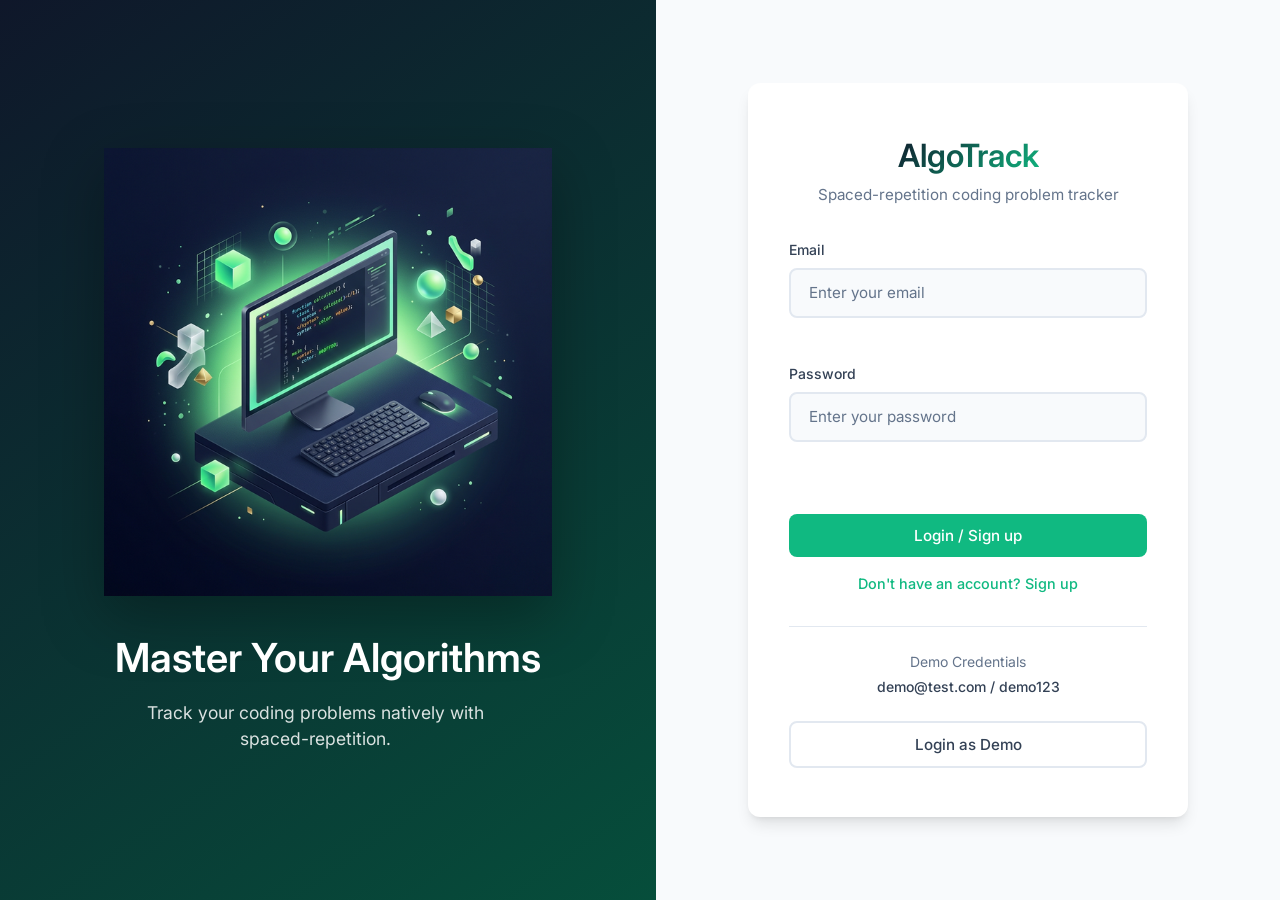
<file: index.html>
<!DOCTYPE html>
<html lang="en">
<head>
    <meta charset="UTF-8">
    <meta name="viewport" content="width=device-width, initial-scale=1.0">
    <meta name="description" content="Algo-Track: A spaced-repetition coding problem tracker">
    <title>Algo-Track | Login</title>
    <link rel="stylesheet" href="./src/assets/style.css">
    <link href="https://fonts.googleapis.com/css2?family=Inter:wght@400;500;600&display=swap" rel="stylesheet">
    <link rel="icon" type="image/x-icon" href="./favicon.ico">
</head>
<body>
    <div class="split-layout">
        <!-- New Illustration side -->
        <div class="split-image-container fade-in">
            <img src="./src/assets/images/login_hero.png" alt="AlgoTrack Coding Illustration" class="hero-image">
            <div class="hero-text slide-up">
                <h2>Master Your Algorithms</h2>
                <p>Track your coding problems natively with spaced-repetition.</p>
            </div>
        </div>

        <!-- Existing Auth side -->
        <div class="auth-container slide-up" style="animation-delay: 0.2s;">
            <div class="auth-card">
                <h1 class="gradient-text">AlgoTrack</h1>
                <p class="subtitle">Spaced-repetition coding problem tracker</p>
                
                <form id="login-form">
                    <div class="form-group">
                        <label for="email">Email</label>
                        <input type="email" id="email" required placeholder="Enter your email">
                        <span id="email-error" class="error-message"></span>
                    </div>
                    
                    <div class="form-group">
                        <label for="password">Password</label>
                        <input type="password" id="password" required placeholder="Enter your password">
                        <span id="password-error" class="error-message"></span>
                    </div>
                    
                    <div id="auth-error" class="error-message global-error"></div>

                    <button type="submit" class="btn btn-primary" id="login-btn">Login / Sign up</button>
                </form>
                
                <div class="demo-section">
                    <p>Demo Credentials</p>
                    <p class="demo-text">demo@test.com / demo123</p>
                    <button type="button" class="btn btn-secondary" id="demo-login-btn">Login as Demo</button>
                </div>
            </div>
        </div>
    </div>
    <script type="module" src="./src/pages/login.js"></script>
</body>
</html>
</file>
<file: src/assets/style.css>
/* CSS Variables for Light / Dark Mode + Theme Configuration */
:root {
    /* Color Theme: Navy/Emerald/Slate */
    --clr-background: #f8fafc; /* Slate 50 */
    --clr-surface: #ffffff; /* White */
    --clr-border: #e2e8f0; /* Slate 200 */
    
    --clr-primary: #0f172a; /* Navy / Slate 900 */
    --clr-secondary: #10b981; /* Emerald 500 */
    --clr-secondary-hover: #059669; /* Emerald 600 */
    
    --clr-text: #334155; /* Slate 700 */
    --clr-text-light: #64748b; /* Slate 500 */
    --clr-error: #ef4444; /* Red 500 */
    
    --font-main: 'Inter', -apple-system, BlinkMacSystemFont, "Segoe UI", Roboto, Helvetica, Arial, sans-serif;
    
    --sidebar-width: 260px;
    --radius: 12px;
    --radius-sm: 8px;
    --shadow: 0 10px 15px -3px rgb(0 0 0 / 0.1), 0 4px 6px -4px rgb(0 0 0 / 0.1);
    --shadow-hover: 0 20px 25px -5px rgb(0 0 0 / 0.1), 0 8px 10px -6px rgb(0 0 0 / 0.1);
    
    --transition: all 0.3s cubic-bezier(0.4, 0, 0.2, 1);
}

/* Dark Mode Overrides */
body.dark-mode {
    --clr-background: #0f172a; /* Navy background */
    --clr-surface: #1e293b; /* Slate 800 */
    --clr-border: #334155; /* Slate 700 */
    
    --clr-primary: #f8fafc; /* Light Slate */
    --clr-text: #f1f5f9; /* Slate 100 */
    --clr-text-light: #94a3b8; /* Slate 400 */
}

/* Reset & Base Styles */
* {
    box-sizing: border-box;
    margin: 0;
    padding: 0;
}

body {
    font-family: var(--font-main);
    background-color: var(--clr-background);
    color: var(--clr-text);
    line-height: 1.5;
    transition: background-color 0.3s, color 0.3s;
    -webkit-font-smoothing: antialiased;
}

h1, h2, h3, h4, h5, h6 {
    color: var(--clr-primary);
    font-weight: 600;
    transition: var(--transition);
}

a {
    transition: var(--transition);
}

/* Animations */
@keyframes fadeInUp {
    from {
        opacity: 0;
        transform: translateY(20px);
    }
    to {
        opacity: 1;
        transform: translateY(0);
    }
}

@keyframes fadeIn {
    from { opacity: 0; }
    to { opacity: 1; }
}

.slide-up {
    animation: fadeInUp 0.6s cubic-bezier(0.4, 0, 0.2, 1) forwards;
    opacity: 0;
}

.fade-in {
    animation: fadeIn 0.8s ease-out forwards;
    opacity: 0;
}

.gradient-text {
    background: linear-gradient(135deg, var(--clr-primary), var(--clr-secondary));
    -webkit-background-clip: text;
    background-clip: text;
    -webkit-text-fill-color: transparent;
    display: inline-block;
}

/* Form Styles */
.form-group {
    margin-bottom: 1.25rem;
}

label {
    display: block;
    margin-bottom: 0.5rem;
    font-weight: 500;
    font-size: 0.875rem;
    color: var(--clr-text);
}

input {
    width: 100%;
    padding: 0.85rem 1.15rem;
    border: 2px solid var(--clr-border);
    border-radius: var(--radius-sm);
    background-color: var(--clr-background);
    color: var(--clr-text);
    font-size: 0.95rem;
    font-family: var(--font-main);
    transition: var(--transition);
}

input:focus {
    outline: none;
    border-color: var(--clr-secondary);
    box-shadow: 0 0 0 3px rgba(16, 185, 129, 0.2);
}

input::placeholder {
    color: var(--clr-text-light);
}

.error-message {
    color: var(--clr-error);
    font-size: 0.85rem;
    display: block;
    margin-top: 0.35rem;
    min-height: 1.2rem; /* Reserve space even when empty */
}

.global-error {
    text-align: center;
    font-weight: 500;
}

/* Buttons */
.btn {
    display: inline-flex;
    align-items: center;
    justify-content: center;
    padding: 0.75rem 1.5rem;
    border: none;
    border-radius: var(--radius-sm);
    font-weight: 500;
    font-size: 0.95rem;
    font-family: var(--font-main);
    cursor: pointer;
    transition: var(--transition);
}

.btn:active {
    transform: translateY(2px);
}

.btn-primary {
    background-color: var(--clr-secondary);
    color: #ffffff;
}

.btn-primary:hover {
    background-color: var(--clr-secondary-hover);
}

.btn-secondary {
    background-color: var(--clr-surface);
    border: 2px solid var(--clr-border);
    color: var(--clr-text);
}

.btn-secondary:hover {
    border-color: var(--clr-secondary);
    color: var(--clr-secondary);
    background-color: var(--clr-surface);
}

.btn-full {
    width: 100%;
}

/* Split Screen Auth Layout */
.split-layout {
    display: flex;
    min-height: 100vh;
    width: 100%;
}

.split-image-container {
    flex: 1;
    background: linear-gradient(145deg, var(--clr-primary), #064e3b);
    display: flex;
    flex-direction: column;
    align-items: center;
    justify-content: center;
    position: relative;
    padding: 3rem;
    overflow: hidden;
}

.hero-image {
    max-width: 80%;
    max-height: 60vh;
    object-fit: contain;
    z-index: 2;
    filter: drop-shadow(0 20px 30px rgba(0,0,0,0.3));
    transition: transform 0.5s ease-in-out;
}
.hero-image:hover {
    transform: translateY(-10px) scale(1.02);
}

.hero-text {
    z-index: 2;
    text-align: center;
    color: #ffffff;
    margin-top: 2rem;
}

.hero-text h2 {
    color: #ffffff;
    font-size: 2.5rem;
    margin-bottom: 0.75rem;
}

.hero-text p {
    font-size: 1.1rem;
    color: rgba(255, 255, 255, 0.85);
    max-width: 400px;
}

.auth-container {
    flex: 1;
    display: flex;
    align-items: center;
    justify-content: center;
    background-color: var(--clr-background);
    padding: 2rem;
}

.auth-card {
    width: 100%;
    max-width: 440px;
    background-color: var(--clr-surface);
    padding: 3rem 2.5rem;
    border-radius: var(--radius);
    box-shadow: var(--shadow);
    border: 1px solid rgba(255,255,255,0.05);
    text-align: center;
    transition: var(--transition);
}

.auth-card:hover {
    box-shadow: var(--shadow-hover);
}

.auth-card h1 {
    margin-bottom: 0.25rem;
    font-size: 2rem;
}

.auth-card .subtitle {
    color: var(--clr-text-light);
    margin-bottom: 2rem;
    font-size: 0.95rem;
}

.auth-card form {
    text-align: left;
}

.auth-card .btn {
    width: 100%;
    margin-top: 0.5rem;
}

.demo-section {
    margin-top: 2rem;
    padding-top: 1.5rem;
    border-top: 1px solid var(--clr-border);
}

.demo-section p {
    color: var(--clr-text-light);
    font-size: 0.875rem;
    margin-bottom: 0.25rem;
}
.demo-section .demo-text {
    font-weight: 500;
    color: var(--clr-text);
    margin-bottom: 1rem;
}

/* Dashboard Layout */
body {
    min-height: 100vh;
    overflow-x: hidden;
}

.dashboard-layout {
    display: flex;
    height: 100vh;
    overflow: hidden;
}

/* Sidebar */
.sidebar {
    width: var(--sidebar-width);
    background-color: var(--clr-surface);
    border-right: 1px solid var(--clr-border);
    display: flex;
    flex-direction: column;
    padding: 2rem 1.5rem;
    flex-shrink: 0;
}

.sidebar-brand h2 {
    font-size: 1.5rem;
    margin-bottom: 2.5rem;
    color: var(--clr-secondary);
}

.sidebar-nav ul {
    list-style: none;
}

.sidebar-nav li {
    margin-bottom: 0.5rem;
}

.nav-link {
    display: block;
    padding: 0.85rem 1.15rem;
    text-decoration: none;
    color: var(--clr-text-light);
    border-radius: var(--radius-sm);
    font-weight: 500;
    transition: var(--transition);
    position: relative;
    overflow: hidden;
}

.nav-link::before {
    content: '';
    position: absolute;
    left: 0;
    top: 0;
    height: 100%;
    width: 3px;
    background-color: var(--clr-secondary);
    transform: scaleY(0);
    transition: transform 0.3s ease;
    border-radius: 0 4px 4px 0;
}

.nav-link:hover {
    background-color: rgba(16, 185, 129, 0.05);
    color: var(--clr-text);
    padding-left: 1.5rem;
}

.nav-link.active {
    background-color: rgba(16, 185, 129, 0.1);
    color: var(--clr-secondary);
}

.nav-link.active::before {
    transform: scaleY(1);
}

.sidebar-bottom {
    margin-top: auto;
    display: flex;
    flex-direction: column;
    gap: 0.75rem;
}

.sidebar-bottom .logout-btn {
    background-color: transparent;
    border: 1px solid var(--clr-error);
    color: var(--clr-error);
}

.sidebar-bottom .logout-btn:hover {
    background-color: var(--clr-error);
    color: #ffffff;
}

/* Main Content Area */
.main-content {
    flex-grow: 1;
    padding: 2.5rem 3rem;
    overflow-y: auto;
    display: flex;
    flex-direction: column;
}

.dashboard-header {
    display: flex;
    justify-content: space-between;
    align-items: center;
    margin-bottom: 2.5rem;
    flex-wrap: wrap;
    gap: 1.5rem;
}

.search-input {
    min-width: 300px;
    border-radius: 999px; /* Pill shape for search */
    padding: 0.75rem 1.25rem;
}

/* Add Problem Form Section */
.add-problem-section {
    margin-bottom: 3rem;
}

.card {
    background-color: var(--clr-surface);
    border-radius: var(--radius);
    padding: 2rem;
    box-shadow: var(--shadow);
    border: 1px solid var(--clr-border);
    transition: var(--transition);
}

.card:hover {
    box-shadow: var(--shadow-hover);
    transform: translateY(-2px);
}

.form-card h3 {
    margin-bottom: 1.5rem;
    font-size: 1.15rem;
}

.form-grid {
    display: grid;
    grid-template-columns: repeat(3, 1fr);
    gap: 1.5rem;
}

.form-actions {
    margin-top: 1rem;
    display: flex;
    justify-content: flex-end;
}

/* Problems Grid Area */
.problems-grid {
    display: grid;
    grid-template-columns: repeat(auto-fill, minmax(280px, 1fr));
    gap: 1.5rem;
    flex: 1;
}

.problem-card {
    display: flex;
    flex-direction: column;
    transition: var(--transition);
}

.problem-card:hover {
    box-shadow: var(--shadow-hover);
    transform: translateY(-2px);
}

.problem-card-header {
    display: flex;
    justify-content: space-between;
    align-items: flex-start;
    margin-bottom: 1rem;
    gap: 1rem;
}

.problem-card-title {
    font-size: 1.15rem;
    font-weight: 600;
    text-decoration: none;
    color: var(--clr-primary);
    line-height: 1.3;
}

.problem-card-title[href]:hover {
    color: var(--clr-secondary);
    text-decoration: underline;
}

.delete-btn {
    background: none;
    border: none;
    color: var(--clr-text-light);
    cursor: pointer;
    font-size: 0.85rem;
    transition: var(--transition);
    padding: 0.25rem;
}

.delete-btn:hover {
    color: var(--clr-error);
}

.problem-tags {
    display: flex;
    flex-wrap: wrap;
    gap: 0.5rem;
    margin-bottom: 1.5rem;
}

.tag {
    font-size: 0.75rem;
    background-color: var(--clr-background);
    padding: 0.35rem 0.75rem;
    border-radius: 999px;
    color: var(--clr-text-light);
    border: 1px solid var(--clr-border);
    font-weight: 500;
}

.problem-card-footer {
    margin-top: auto;
    display: flex;
    justify-content: space-between;
    align-items: center;
    border-top: 1px solid var(--clr-border);
    padding-top: 1.25rem;
    gap: 1rem;
    flex-wrap: wrap;
}

.review-date {
    font-size: 0.85rem;
    color: var(--clr-text-light);
}

.review-date.due {
    color: var(--clr-error);
    font-weight: 600;
}

.problem-card-footer .btn {
    padding: 0.5rem 0.85rem;
    font-size: 0.85rem;
}

/* Empty State Message */
.empty-state {
    grid-column: 1 / -1;
    display: flex;
    flex-direction: column;
    align-items: center;
    justify-content: center;
    padding: 2rem;
    flex: 1;
    text-align: center;
}

.empty-state-img {
    max-width: 250px;
    height: auto;
    object-fit: contain;
    filter: drop-shadow(0 15px 25px rgba(0,0,0,0.1));
    transition: transform 0.5s ease;
}

.empty-state:hover .empty-state-img {
    transform: translateY(-8px) scale(1.05);
}

/* Responsive Design */
@media (max-width: 992px) {
    .form-grid {
        grid-template-columns: 1fr 1fr;
    }
}

@media (max-width: 768px) {
    .split-layout {
        flex-direction: column;
    }
    
    .split-image-container {
        display: none; /* Hide hero image on mobile so login fits well */
    }

    .auth-container {
        padding: 1rem;
    }

    .dashboard-layout {
        flex-direction: column;
    }

    .sidebar {
        width: 100%;
        border-right: none;
        border-bottom: 1px solid var(--clr-border);
        padding: 1.25rem 1rem;
    }

    .sidebar-brand h2 {
        margin-bottom: 1.5rem;
    }

    .sidebar-nav ul {
        display: flex;
        flex-wrap: wrap;
        gap: 0.5rem;
    }
    
    .sidebar-nav li {
        margin-bottom: 0;
    }

    .sidebar-bottom {
        flex-direction: row;
        margin-top: 1rem;
        gap: 0.5rem;
    }
    
    .sidebar-bottom .btn {
        flex: 1;
        font-size: 0.85rem;
        padding: 0.5rem;
    }

    .main-content {
        padding: 1.5rem;
    }
    
    .search-container, .search-input {
        width: 100%;
        min-width: 100%;
    }

    .form-grid {
        grid-template-columns: 1fr;
    }
    
    .form-actions {
        flex-direction: column;
        gap: 0.75rem;
    }
    
    .form-actions .btn {
        width: 100%;
        margin-right: 0 !important;
    }
    
    .modal-card {
        width: 95%;
        margin: 1rem;
    }
}

/* Modal and Activity Log Styles */
.modal-overlay {
    position: fixed;
    top: 0;
    left: 0;
    width: 100vw;
    height: 100vh;
    background-color: rgba(0, 0, 0, 0.5);
    backdrop-filter: blur(4px);
    display: flex;
    align-items: center;
    justify-content: center;
    z-index: 1000;
}

.modal-card {
    background-color: var(--clr-surface);
    width: 90%;
    max-width: 500px;
    max-height: 80vh;
    border-radius: var(--radius);
    box-shadow: var(--shadow-hover);
    display: flex;
    flex-direction: column;
    overflow: hidden;
    border: 1px solid var(--clr-border);
}

.modal-header {
    padding: 1.5rem;
    border-bottom: 1px solid var(--clr-border);
    display: flex;
    justify-content: space-between;
    align-items: center;
    background-color: var(--clr-background);
}

.modal-header h3 {
    margin: 0;
    font-size: 1.25rem;
}

.close-btn {
    background: none;
    border: none;
    font-size: 1.5rem;
    color: var(--clr-text-light);
    cursor: pointer;
    line-height: 1;
    transition: var(--transition);
}

.close-btn:hover {
    color: var(--clr-error);
}

.modal-body {
    padding: 1.5rem;
    overflow-y: auto;
    flex: 1;
}

.activity-item {
    display: flex;
    flex-direction: column;
    padding: 1rem 0;
    border-bottom: 1px solid var(--clr-border);
}
.activity-item:last-child {
    border-bottom: none;
}

.activity-message {
    color: var(--clr-text);
    font-size: 0.95rem;
    font-weight: 500;
    margin-bottom: 0.25rem;
}

.activity-time {
    color: var(--clr-text-light);
    font-size: 0.75rem;
}

/* Disabled Button Styling */
.btn:disabled, .disabled-btn {
    opacity: 0.5;
    cursor: not-allowed !important;
    background-color: var(--clr-surface) !important;
    border-color: var(--clr-border) !important;
    color: var(--clr-text-light) !important;
    box-shadow: none !important;
    transform: none !important;
}
</file>
